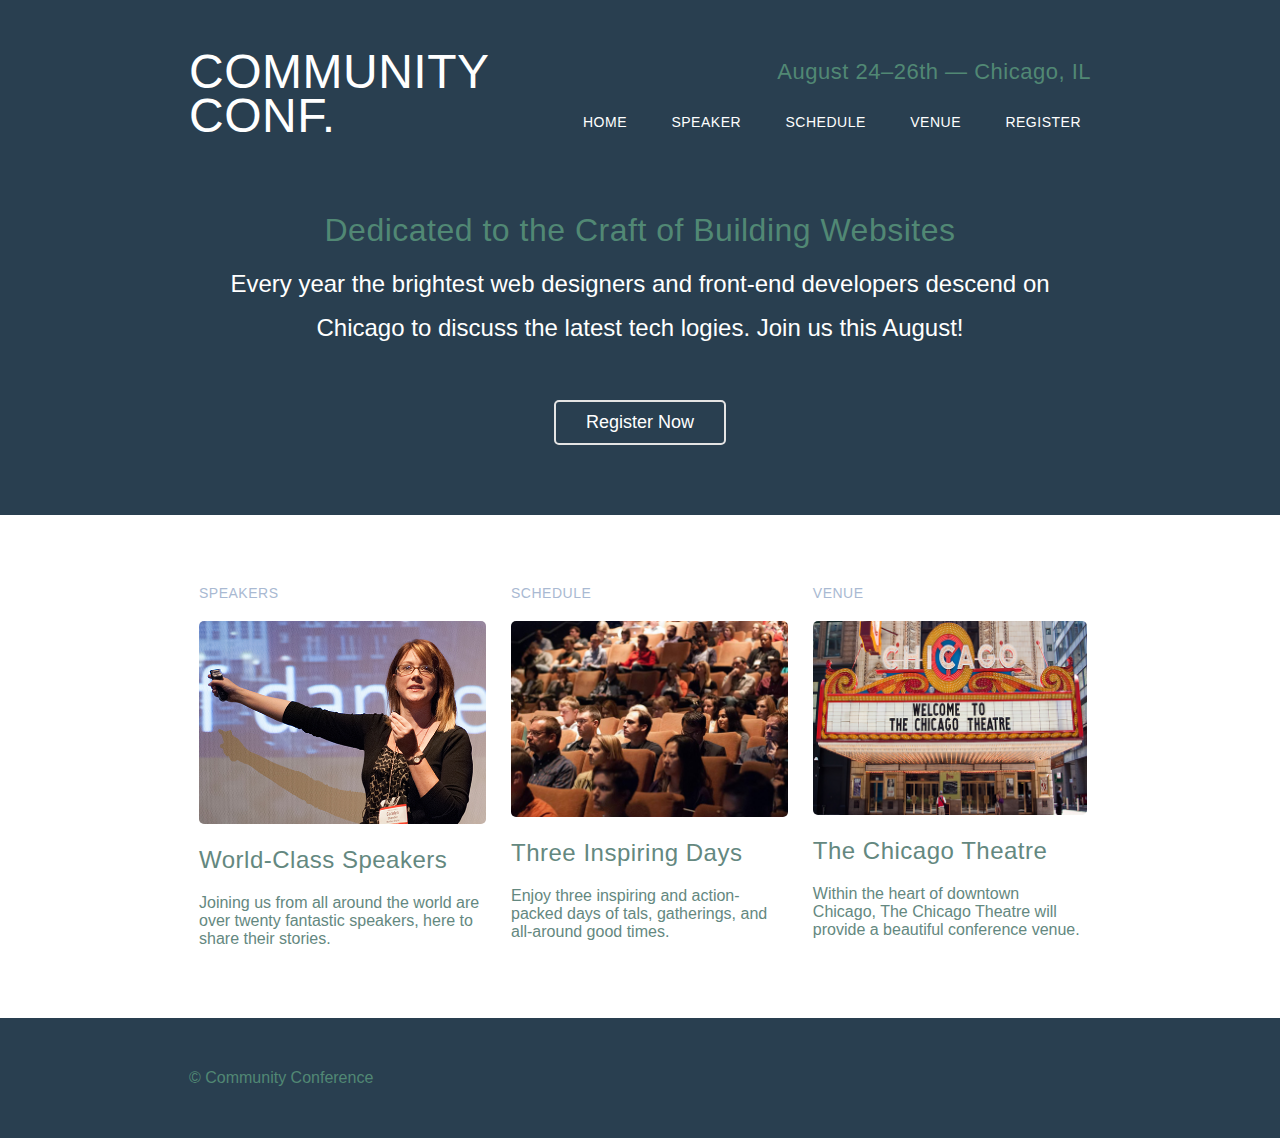
<file: comm-conf/index.html>
<!DOCTYPE html>
<html lang="en">

<head>
  <meta charset="UTF-8">
  <meta name="viewport" content="width=device-width, initial-scale=1.0">
  <link rel="stylesheet" href="./css/reset.css">
  <link rel="stylesheet" href="./css/layout.css">
  <link rel="stylesheet" href="./css/style.css">
  <title>Community Conf</title>
</head>

<body>
  <div class="header clear-fix">
    <div class="header-wrapper clear-fix header-primary">
      <h1 class="logo left">Community Conf.</h1>
      <div class="right">
        <div class="date-place clear-fix">
          <h2>August 24–26th — Chicago, IL</h2>
        </div>
        <div class="menu clear-fix">
          <ul class="right">
            <li>Home</li>
            <li>Speaker</li>
            <li>Schedule</li>
            <li>Venue</li>
            <li>Register</li>
          </ul>
        </div>
      </div>
    </div>
    <div class="header-wrapper clear-fix header-secondary">
      <h2>Dedicated to the Craft of Building Websites</h2>
      <p>Every year the brightest web designers and front-end developers descend on Chicago to discuss the latest tech
        logies. Join us this August!</p>
      <a href="#" class="btn">Register Now</a>
    </div>
  </div>
  <div class="main clear-fix">
    <div class="content-wrapper">
      <div class="content">
        <div class="title">
          Speakers
        </div>
        <img src="assets/speakers.jpg" alt="Professional Speaker">
        <div>
          <h2>World-Class Speakers</h2>
          <p>
            Joining us from all around the world are over twenty fantastic speakers, here to share their stories.
          </p>
        </div>
      </div>
      <div class="content">
        <div class="title">
          Schedule
        </div>
        <img src="assets/schedule.jpg" alt="Professional Speaker">
        <div>
          <h2>Three Inspiring Days</h2>
          <p>
            Enjoy three inspiring and action-packed days of tals, gatherings, and all-around good times.
          </p>
        </div>
      </div>
      <div class="content">
        <div class="title">
          Venue
        </div>
        <img src="assets/venue.jpg" alt="Professional Speaker">
        <div>
          <h2>The Chicago Theatre</h2>
          <p>
            Within the heart of downtown Chicago, The Chicago Theatre will provide a beautiful conference venue.
          </p>
        </div>
      </div>
    </div>
  </div>
  <footer class="footer">
    <div class="footer-content">
      <div class="copyright">
        © Community Conference
      </div>
    </div>
  </footer>
</body>

</html>
</file>
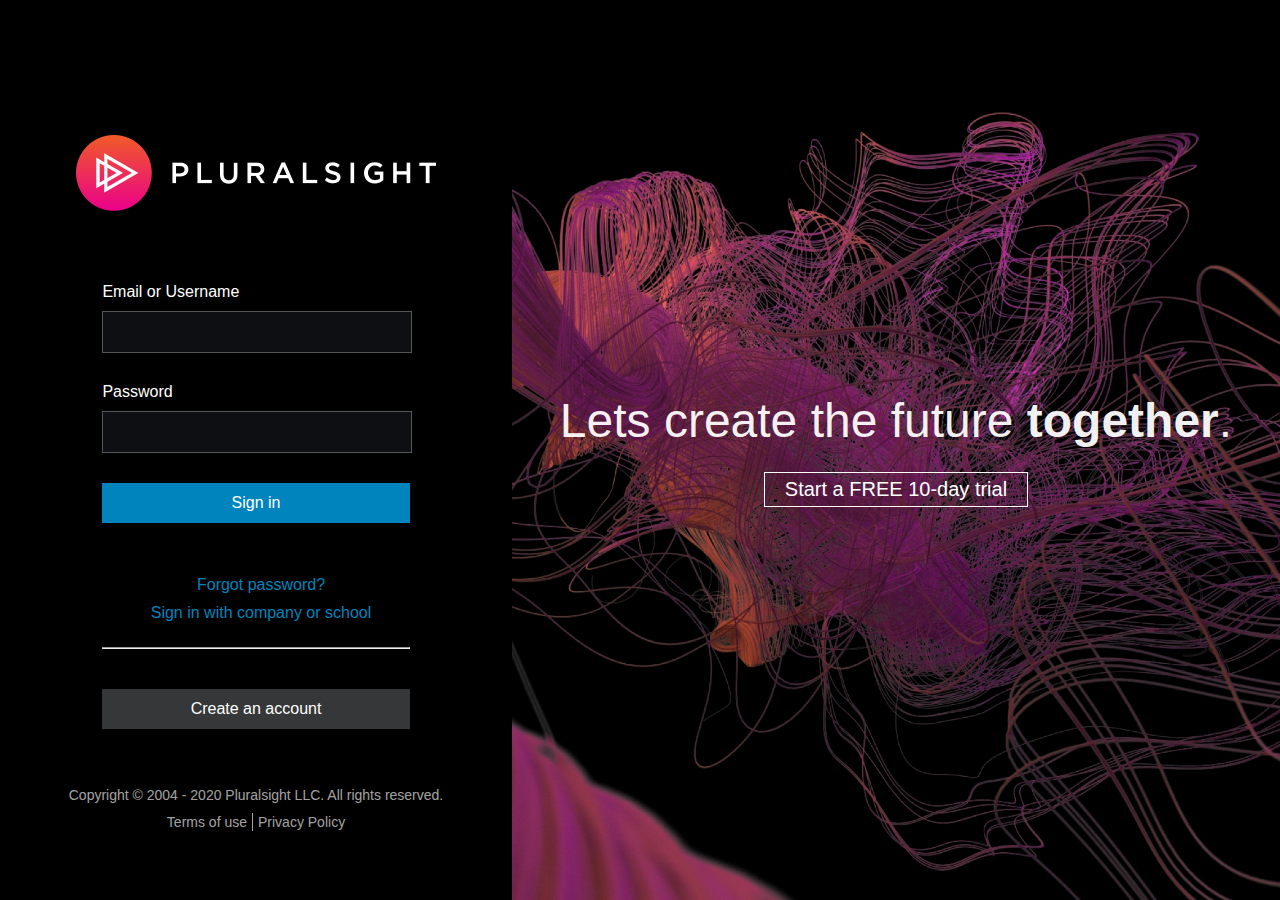
<file: plural-site-login/index.html>
<!DOCTYPE html>
<html lang="en">

<head>
  <meta charset="UTF-8">
  <meta name="viewport" content="width=device-width, initial-scale=1.0">
  <link rel="stylesheet" href="./css/reset.css">
  <link rel="stylesheet" href="./css/layout.css">
  <link rel="stylesheet" href="./css/style.css">
  <title>Sign in | Pluralsight</title>
</head>

<body>
  <div id="container">
    <div class="col-l">
      <div class="wrapper"></div>
      <div class="signin">
        <div class="wrapper">
          <div class="logo">
            <img src="./assets/login-logo.png" alt="Pluralsight">
          </div>
          <div class="signin-form">
            <form>
              <div>
                <label>
                  Email or Username
                </label>
                <input name="email" class="input-appearance" />
              </div>
              <div>
                <label>
                  Password
                </label>
                <input type="password" name="password" class="input-appearance" />
              </div>
              <div>
                <button>
                  Sign in
                </button>
              </div>
            </form>
            <div class="other-links">
              <a href="#">Forgot password?</a>
              <a href="#">Sign in with company or school</a>
            </div>
            <hr />
            <button class="btn--secondary">
              Create an account
            </button>
          </div>
        </div>
      </div>
      <footer>
        <div>
          Copyright © 2004 - 2020 Pluralsight LLC. All rights reserved.
        </div>
        <div>
          <a href="#" class="bor-right">
            Terms of use
          </a>
          <a href="#">
            Privacy Policy
          </a>
        </div>
      </footer>
    </div>
    <div class="col-r">
      <div class="banner">
        <div class="marketing-banner">
          <div class="text">
            Lets create the future <strong>together</strong>.
          </div>
          <a href="#">
            <span>Start a FREE 10-day trial</span>
          </a>
        </div>
      </div>
    </div>
  </div>

</body>

</html>
</file>
<file: comm-conf/css/layout.css>
.clear-fix:before,
.clear-fix:after{
	content: " ";
	display: block;
}
.clear-fix:after{
	clear: both;
}

.left {
  float: left;
}

.right {
  float: right;
}

.header {
  width: 100%;
  background-color: #293f50;
  padding: 50px 0px;
}

.header-wrapper {
  max-width: 56.375em;
  margin: auto;
}

.header-primary {
  margin-bottom: 50px;
}

.date-place {
  width: 100%;
  line-height: 44px;
}

.menu {
  width: 100%;
  line-height: 28px;
  display: block;
  margin-top: 14px;
}

.header-secondary {
  padding: 20px 10px;
  text-align: center;
}

.header-secondary h2{
  font-size: 32px;
  font-weight: 50;
  line-height: 44px;
  letter-spacing: .5px;
  margin-bottom: 10px;
  color: #518874;
}

.main {
  width: 100%;
  padding: 50px 0px;
}

.content-wrapper {
  max-width: 56.375em;
  display: grid;
  grid-column-gap: 10px;
  grid-template-columns: auto auto auto;
  padding: 10px;
  margin: auto;
}

.content {
  width: 95% ;
  background-color: rgba(255, 255, 255, 0.8);
  padding: 10px;
  font-size: 30px;
}

.footer {
  width: 100%;
  background-color: #293f50;
  padding: 50px 0px;
}

.footer-content {
  max-width: 56.375em;
  margin: auto;
}

.copyright {
  display: inline-block;
  line-height: 20px;
  color: #518874;
}
</file>
<file: comm-conf/css/style.css>
.logo {
  float: left;
  font-size: 48px;
  font-weight: 50;
  letter-spacing: .5px;
  line-height: 44px;
  text-transform: uppercase;
  width: 25%;
  color: white;
}

.date-place h2 {
  font-weight: 50;
  letter-spacing: .5px;
  text-align: right;
  font-size: 22px;
  color: #518874;
}

.menu ul li {
  display: inline;
  color: white;
  text-transform: uppercase;
  font-size: 14px;
  letter-spacing: .5px;
  padding: 10px 10px;
  margin: 0 10px;
  text-decoration: none;
  cursor: pointer;
}

.menu ul li:last-child {
  margin-right: 0px;
}

.menu ul li:hover {
  background-color: #38576e;
}

.header-secondary p {
  font-size: 24px;
  font-weight: 100;
  line-height: 44px;
  color: white;
}

.btn {
  display: inline-block;
  margin-top:20px;
  border: 2px solid #e4e4e4;
  border-radius: 5px;
  padding: 10px 30px;
  font-size: 18px;
  background-color: transparent;
  margin: 50px auto auto auto;
  color: white;
  text-decoration: none;
}

.btn:hover {
  color: #293f50;
  background-color: #fff;
}

.content .title {
  font-size: 14px;
  margin-bottom: 20px;
  text-transform: uppercase;
  letter-spacing: 0.5px;
  color:#a9b9d2;
}

.content img {
  border-radius: 5px;
  display: block;
  margin-bottom: 22px;
  max-width: 100%;
}

.content h2 {
  font-size: 10px;
  letter-spacing: .5px;
  font-size: 24px;
  font-weight: 100;
  margin-bottom: 20px;
  color: #648880;
}

.content p {
  font-size: 16px;
  color: #648880;
}
</file>
<file: plural-site-login/css/layout.css>
body {
  width: 100%;
  height: 100%;
  background-color: #000;
}

.clearfix {
  overflow: auto;
}

#container {
  display: flex;
  flex-direction: row;
}

.col-l {
  width: 40%;
  height: 100vh;
}

.wrapper {
  flex: 1;
  min-height: 15%;
}

.signin {
  display: flex;
  align-items: center;
  width: 100%;
}

.signin .wrapper {
  flex-direction: column;
  width: 100%;
  display: flex;
  align-items: center;
}

.signin-form {
  width: 60%;
}

.signin-form form {
  width: 100%;
}

.signin-form form div {
  width: 100%;
  margin-bottom: 30px;
}

.signin-form input {
  width: 100%;
  display: flex;
  font-weight: 400;
  height: 40px;
  min-width: 192px;
  position: relative;
}

.signin-form button {
  width: 100%;
  display: flex;
  background-color: #0084bd;
  justify-content: center;
  text-align: center;
  align-items: center;
  font-size: 16px;
  padding: 4px 14px;
  color: #fff;
  margin-bottom: 48px;
  height: 40px;
  border: none;
}

.signin-form button:hover {
  background-color: #046a95;
}

.signin-form button.btn--secondary {
  background-color:#363739;
}

.signin-form button.btn--secondary:hover {
  background-color:#414141;
}

.logo {
  margin-bottom: 8vh;
  display: flex;
  align-items: center;
  justify-content: center;
  width: 100%;
}

.other-links {
  display: block;
  width: 100%;
  align-items: center;
}

hr {
  margin-top: 20px;
  margin-bottom: 40px;
  background-color: #a3a3a3;
}

footer {
  color: hsla(0,0%,100%,.65);
  display: flex;
  flex-direction: column;
  justify-content: center;
  font-size: 14px;
  flex: 1;
  width: 80%;
  margin: auto;
}

footer div {
  display: flex;
  justify-content: center;
  text-align: center;
  align-items: center;
  margin-top: 10px;
}

.col-r {
  width: 60%;
  height: 100vh;
}

.banner {
  display: flex;
  justify-content: center;
  text-align: center;
  align-items: center;
  height: 100vh;
  background-size: cover;
  background-image: url(../assets/login-bg.jpg);
  background-position: 50% center;
}
</file>
<file: plural-site-login/css/style.css>
.marketing-banner .text {
  width: 100%;
  color: rgba(255, 255, 255, 0.95);
  font-size: 48px;
  margin-bottom: 24px;
}

.marketing-banner a {
  display: inline-flex;
  padding: 5px 20px;
  border: 1px solid #fff;
  text-decoration: none;
}

.marketing-banner a span{
  font-size: 20px;
  color: #fff;
}

.signin-form form div label {
  display: flex;
  font-size: 16px;
  color: #fff;
  padding-bottom: 10px;
}

.input-appearance {
  color: rgba(255, 255, 255, 0.95);
  background: rgb(13, 15, 18);
  border-width: 1px;
  border-style: solid;
  border-color: rgba(255, 255, 255, 0.3);
  border-image: initial;
}

.other-links a {
  display: flex;
  text-decoration: none;
  width: 100%;
  color: #0084bd;
  font-size: 16px;
  justify-content: center;
  text-align: center;
  align-items: center;
  padding: 5px 5px;
}

footer div a {
  padding: 1px 5px;
  color: hsla(0,0%,100%,.65);
  text-decoration: none;
}

.bor-right {
  border-right: 1px solid;
}
</file>
